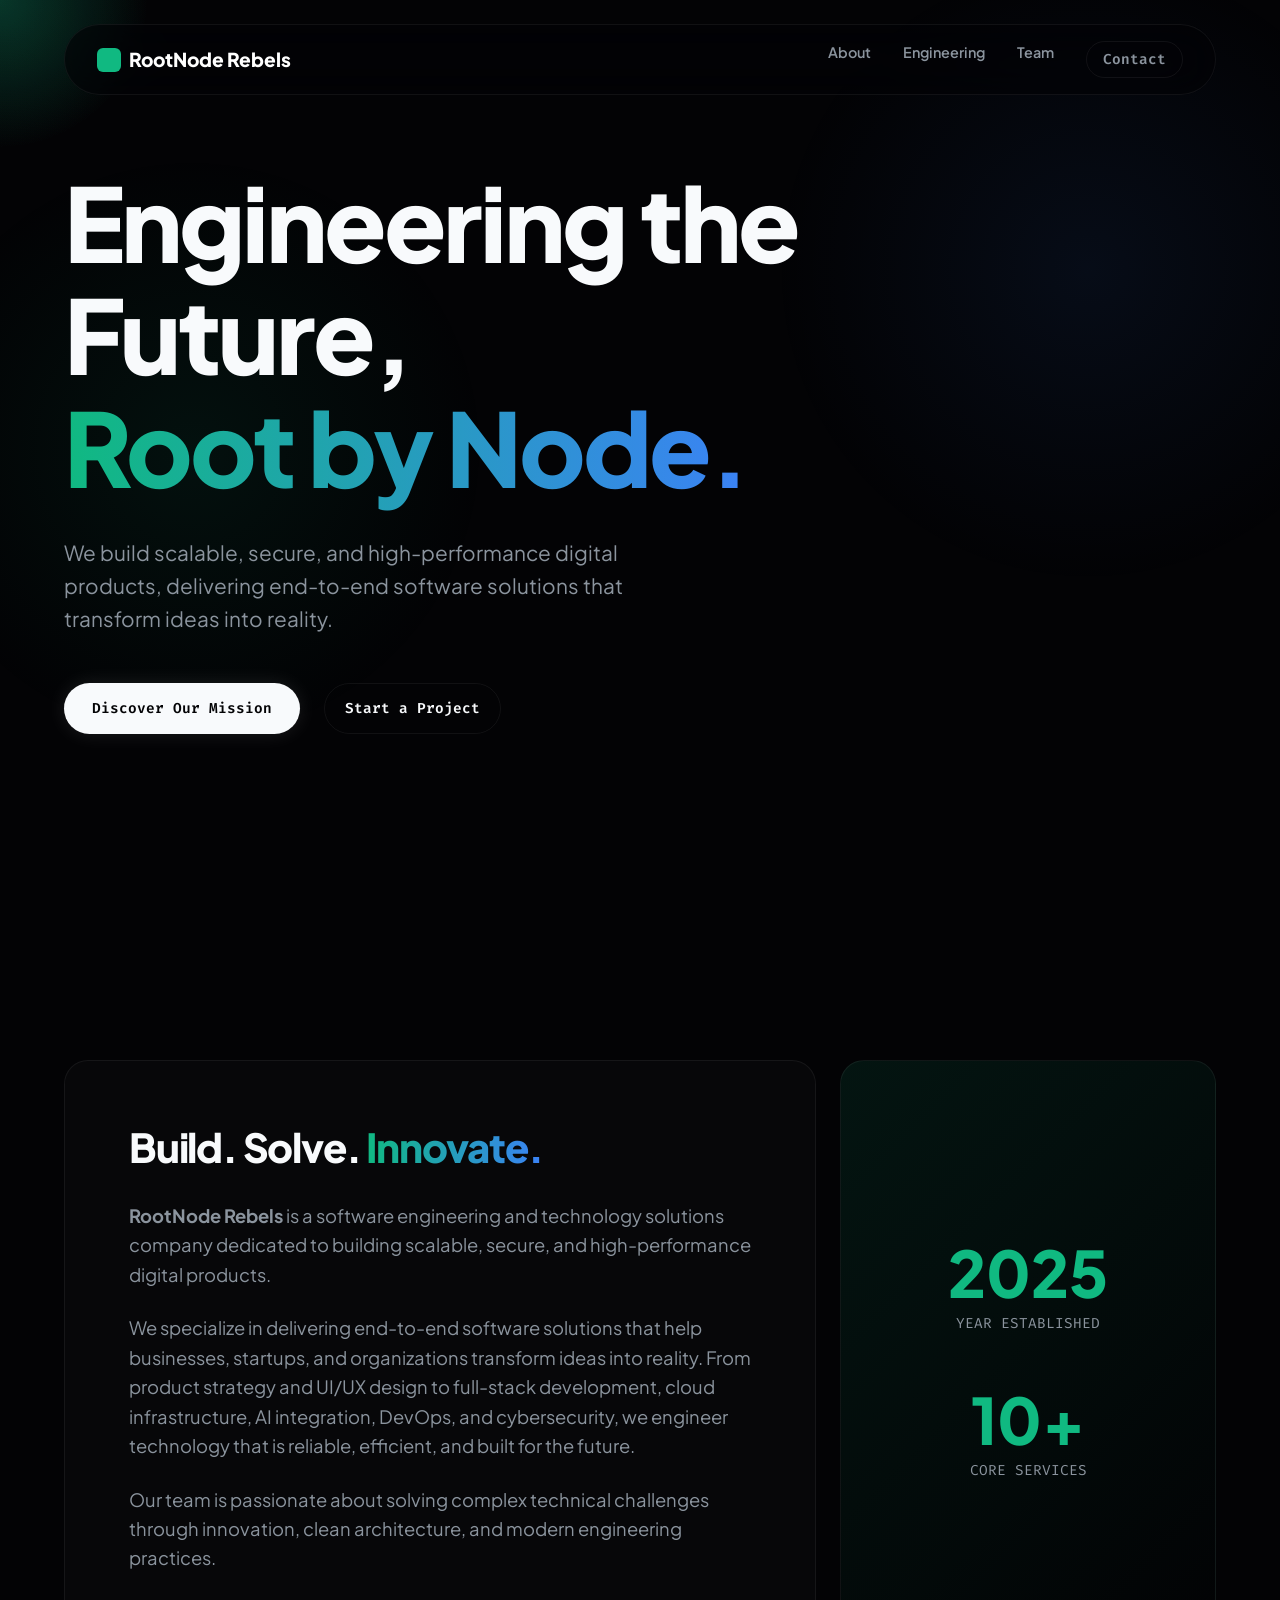
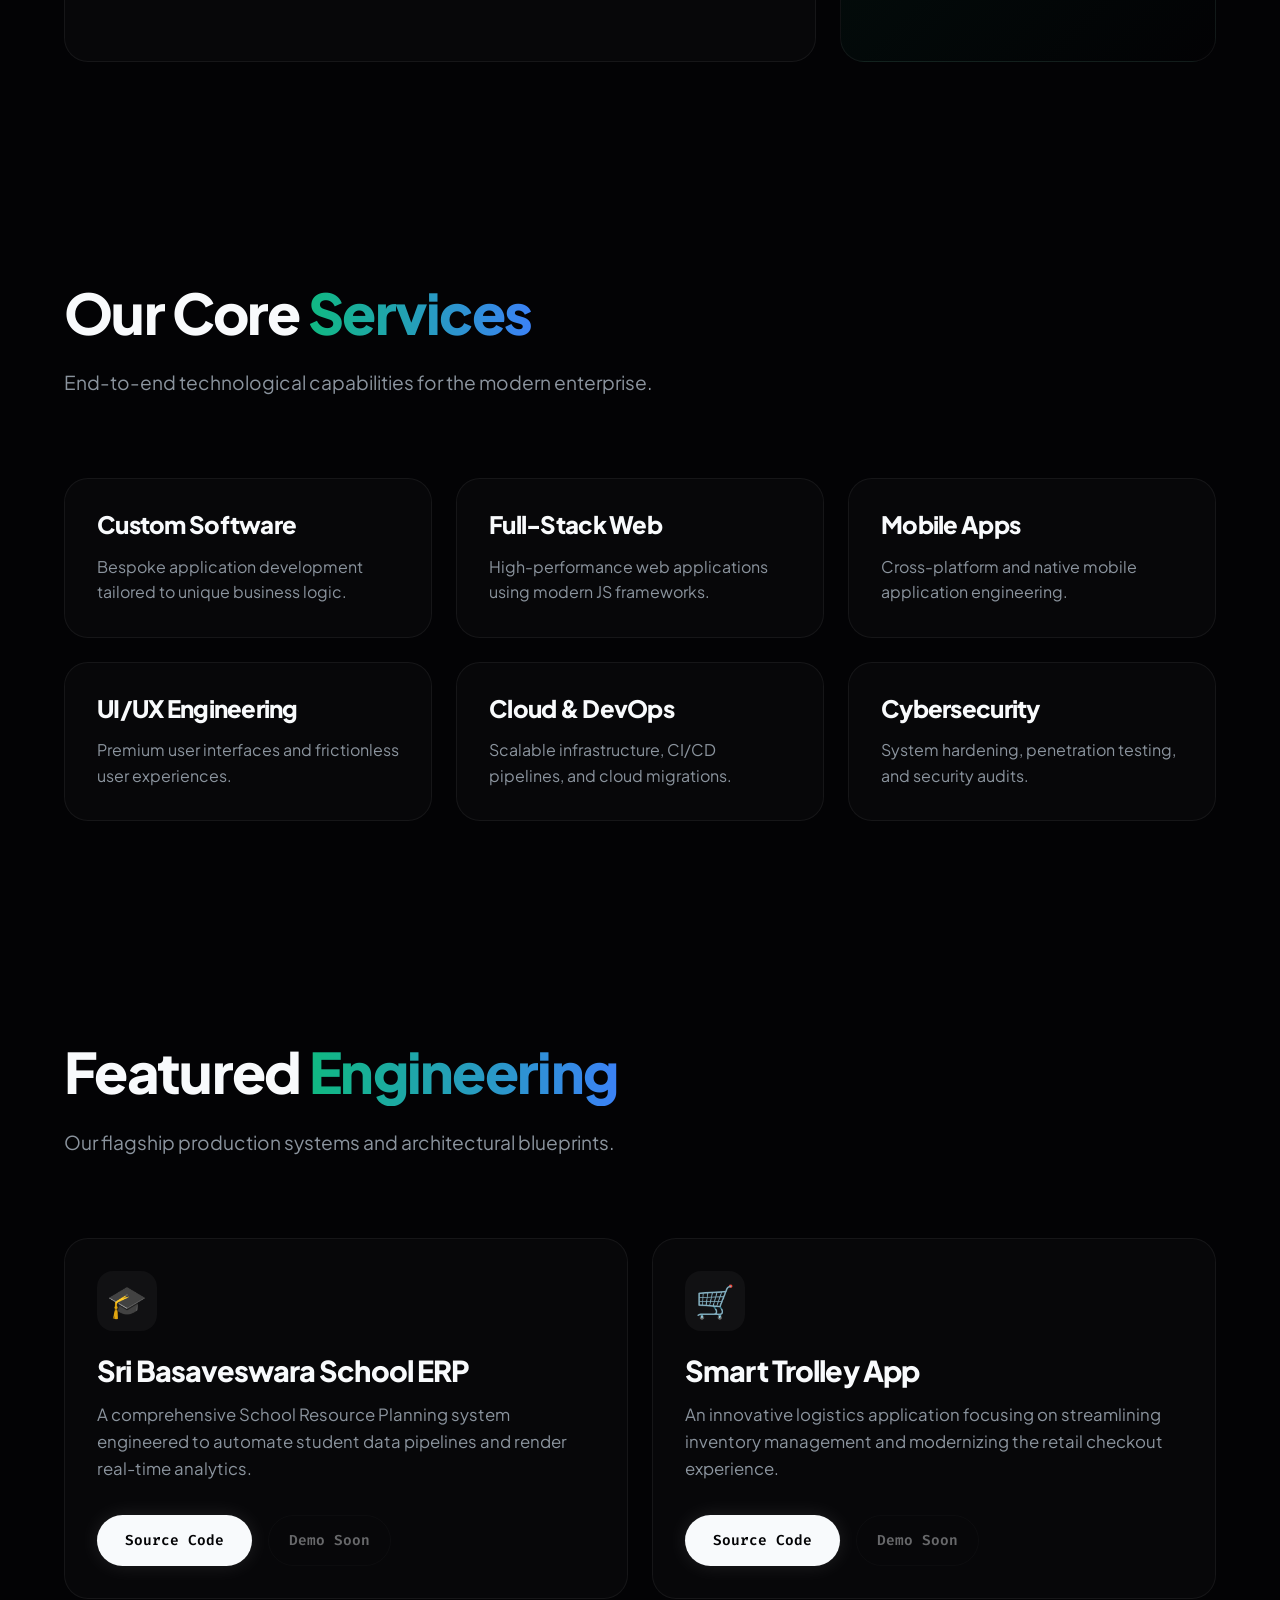
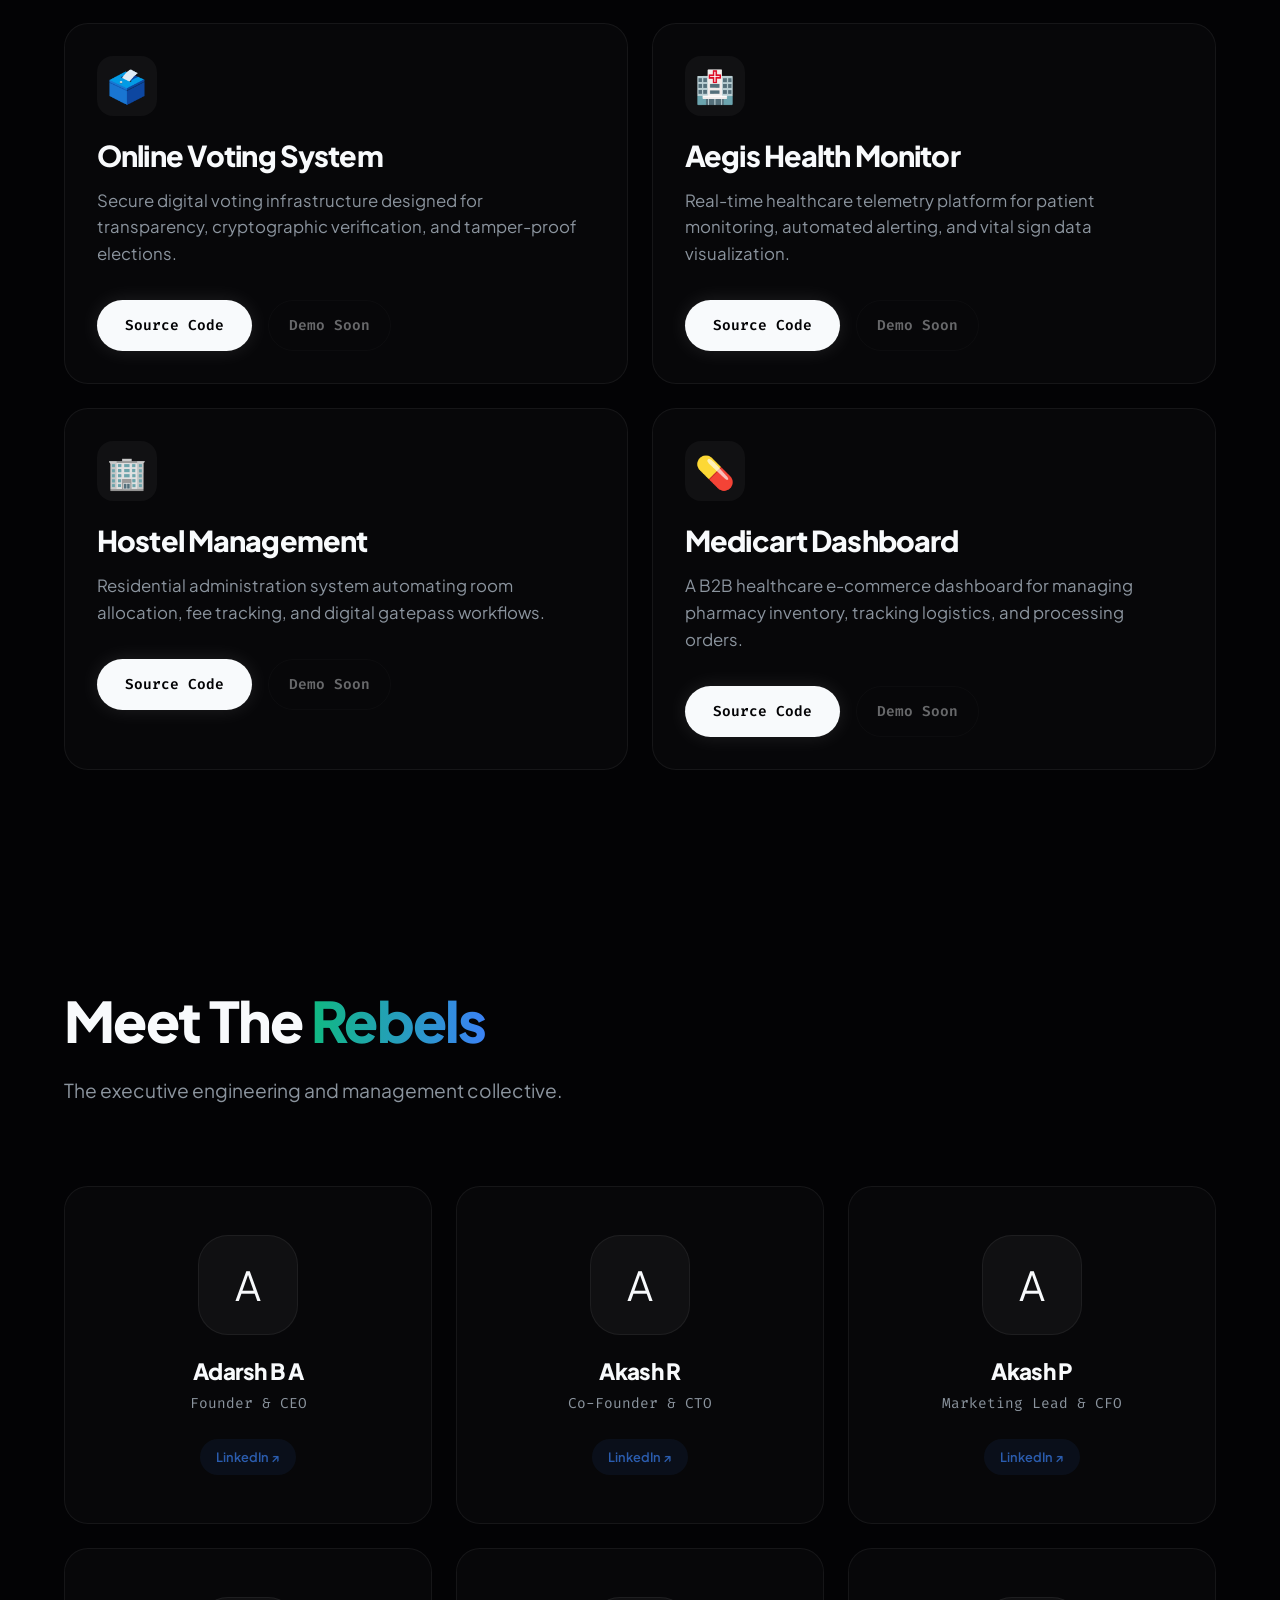
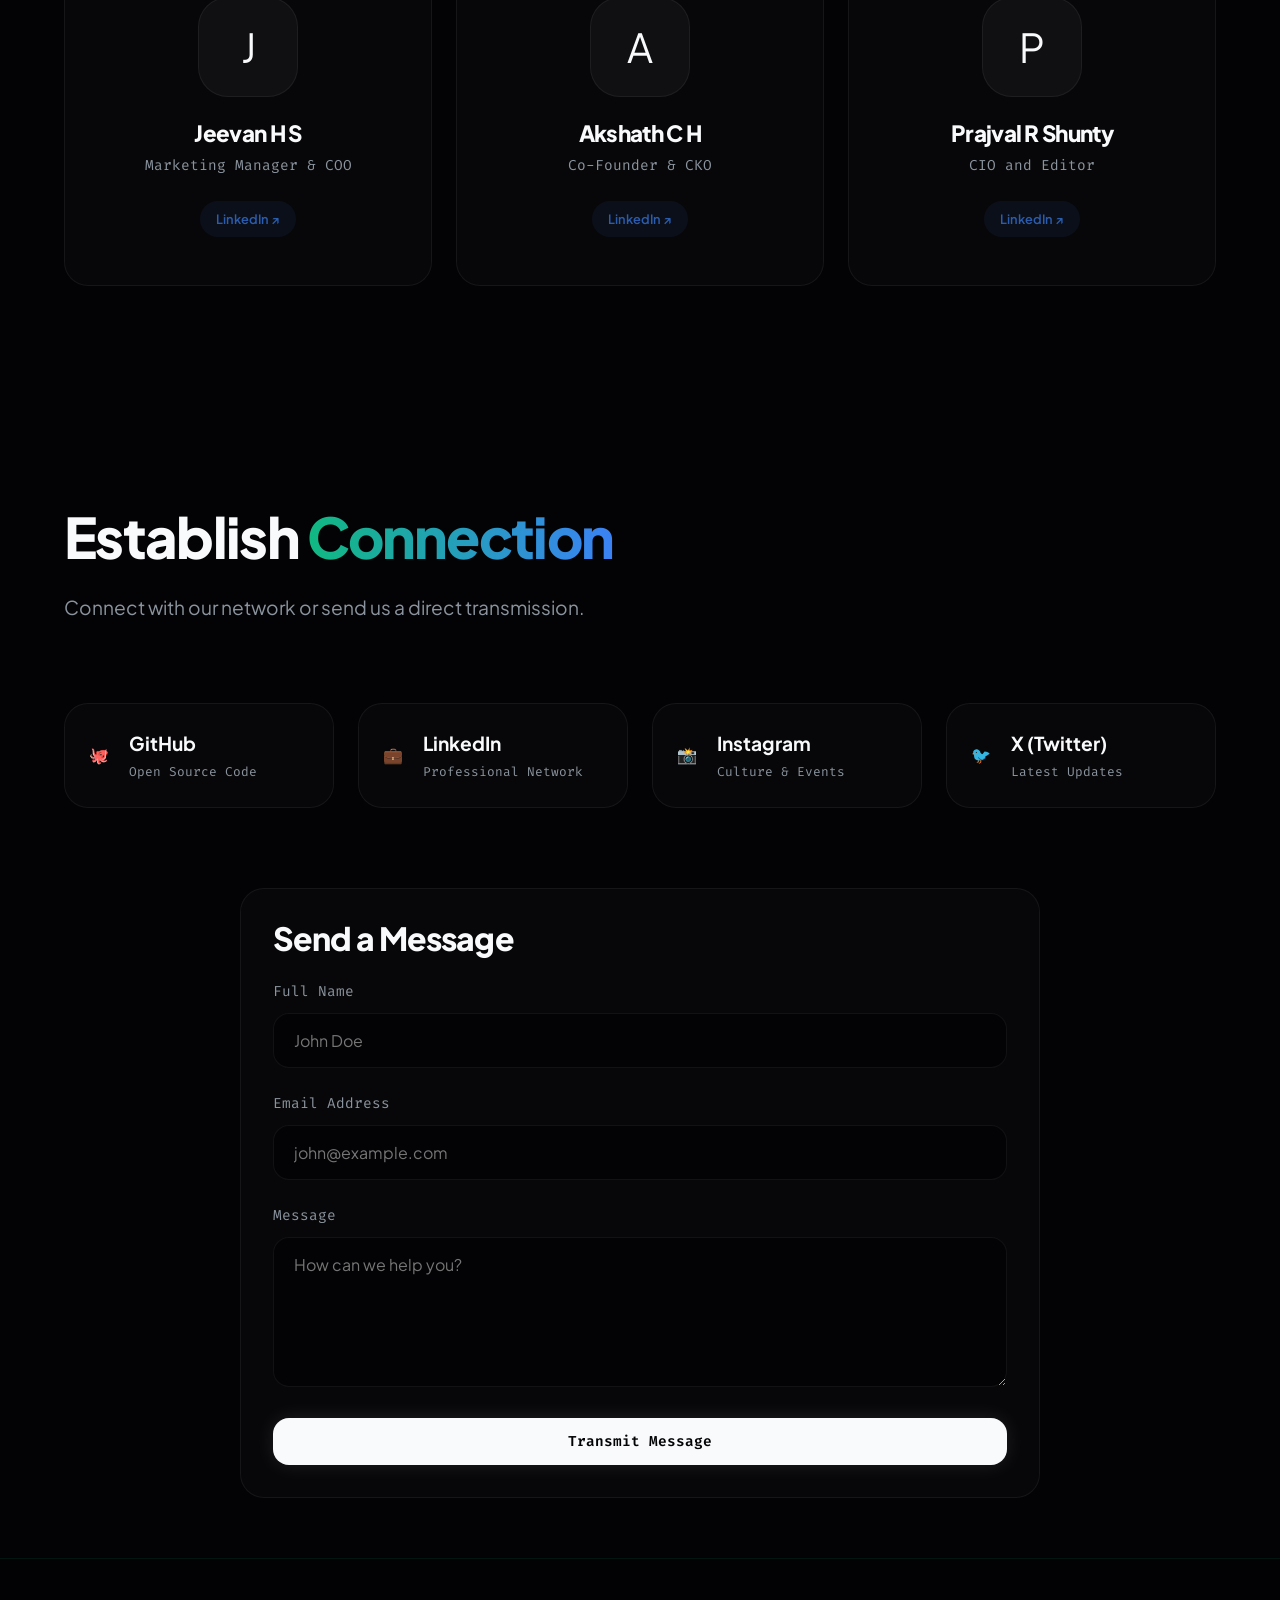
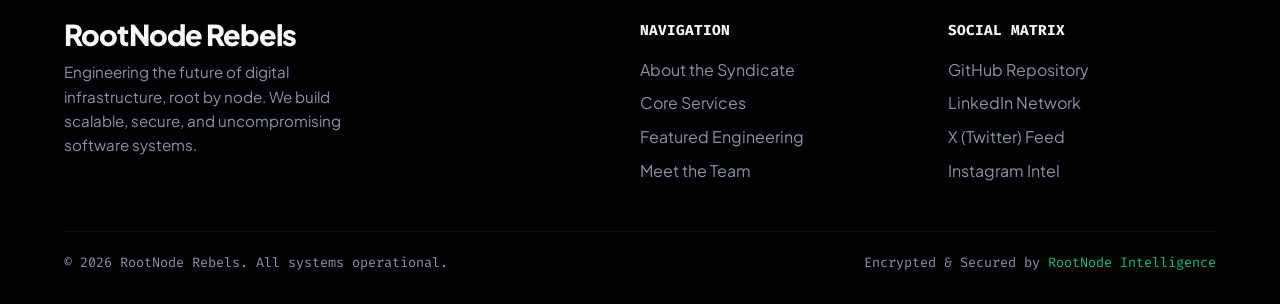
<file: index.html>
<!DOCTYPE html>
<html lang="en">
<head>
    <meta charset="UTF-8">
    <meta name="viewport" content="width=device-width, initial-scale=1.0">
    <title>RootNode Rebels | Engineering Scalable Systems</title>
    <meta name="description" content="RootNode Rebels is an elite collective of software engineers building high-performance architectures, scalable ERP systems, and modern web applications.">
    <meta name="keywords" content="Software Engineering, Full-Stack Development, Next.js, React, Node.js, ERP Systems, Web Development, Adarsh B A, Cyber Security, Tech Agency">
    <meta name="author" content="Adarsh B A">
    
    <!-- Open Graph / LinkedIn / Facebook -->
    <meta property="og:type" content="website">
    <meta property="og:url" content="https://rootnode-rebels.github.io/">
    <meta property="og:title" content="RootNode Rebels | Engineering Scalable Systems">
    <meta property="og:description" content="We build scalable, secure, and high-performance digital products, delivering end-to-end software solutions that transform ideas into reality.">
    <!-- Replace this with an actual image URL later -->
    <title>RootNode Rebels | Engineering the Future</title>
    
    <!-- Advanced SEO & Open Graph Tags -->
    <meta name="description" content="RootNode Rebels is an elite software engineering syndicate specializing in Full-Stack Development, Cyber-Security, and AI Integration.">
    <meta property="og:title" content="RootNode Rebels | Elite Software Engineering">
    <meta property="og:description" content="Building highly scalable, secure, and performant digital infrastructures. Root by Node.">
    <meta property="og:image" content="https://rootnode-rebels.cc.cd/assets/og-image.jpg">
    <meta property="og:url" content="https://rootnode-rebels.cc.cd/">
    <meta name="theme-color" content="#030305">

    <!-- Fonts -->
    <link rel="preconnect" href="https://fonts.googleapis.com">
    <link rel="preconnect" href="https://fonts.gstatic.com" crossorigin>
    <link href="https://fonts.googleapis.com/css2?family=Fira+Code:wght@400;500&family=Plus+Jakarta+Sans:wght@300;400;600;800&display=swap" rel="stylesheet">
    <link rel="stylesheet" href="style.css">
</head>
<body>
    <!-- Advanced Holographic Mouse Tracker -->
    <div id="glow-orb"></div>

    <!-- Dynamic Background Architecture -->
    <div class="noise-overlay"></div>
    <div class="mesh-gradient"></div>
    <div class="glow-orb" id="glow-orb"></div>

    <!-- Navigation -->
    <nav class="navbar glass">
        <a href="/" class="logo"><div class="logo-icon"></div> RootNode Rebels</a>
        <div class="nav-links">
            <a href="#about">About</a>
            <a href="#projects">Engineering</a>
            <a href="#team">Team</a>
            <a href="#contact" class="btn btn-outline" style="padding: 6px 16px; border-radius: 100px;">Contact</a>
        </div>
    </nav>

    <!-- Hero Section -->
    <header class="hero">
        <div class="hero-content fade-in-up">
            <h1 class="hero-title">Engineering the Future, <br><span class="highlight">Root by Node.</span></h1>
            <p class="hero-desc">We build scalable, secure, and high-performance digital products, delivering end-to-end software solutions that transform ideas into reality.</p>
            <div class="hero-buttons">
                <a href="#about" class="btn btn-primary">Discover Our Mission</a>
                <a href="#contact" class="btn btn-outline">Start a Project</a>
            </div>
        </div>
    </header>

    <!-- About Section -->
    <section id="about" class="section">
        <div class="about-bento fade-in-up">
            <div class="bento-card about-main">
                <h2>Build. Solve. <span class="highlight">Innovate.</span></h2>
                <p><strong>RootNode Rebels</strong> is a software engineering and technology solutions company dedicated to building scalable, secure, and high-performance digital products.</p>
                <p>We specialize in delivering end-to-end software solutions that help businesses, startups, and organizations transform ideas into reality. From product strategy and UI/UX design to full-stack development, cloud infrastructure, AI integration, DevOps, and cybersecurity, we engineer technology that is reliable, efficient, and built for the future.</p>
                <p>Our team is passionate about solving complex technical challenges through innovation, clean architecture, and modern engineering practices.</p>
            </div>
            <div class="bento-card about-stats">
                <div class="stat-number">2025</div>
                <div class="stat-label">YEAR ESTABLISHED</div>
                <br><br>
                <div class="stat-number">10+</div>
                <div class="stat-label">CORE SERVICES</div>
            </div>
        </div>
    </section>

    <!-- Services Section -->
    <section id="services" class="section pt-0">
        <div class="section-header fade-in-up">
            <h2>Our Core <span class="highlight">Services</span></h2>
            <p>End-to-end technological capabilities for the modern enterprise.</p>
        </div>
        <div class="services-bento fade-in-up">
            <div class="bento-card service-item"><h3>Custom Software</h3><p>Bespoke application development tailored to unique business logic.</p></div>
            <div class="bento-card service-item"><h3>Full-Stack Web</h3><p>High-performance web applications using modern JS frameworks.</p></div>
            <div class="bento-card service-item"><h3>Mobile Apps</h3><p>Cross-platform and native mobile application engineering.</p></div>
            <div class="bento-card service-item"><h3>UI/UX Engineering</h3><p>Premium user interfaces and frictionless user experiences.</p></div>
            <div class="bento-card service-item"><h3>Cloud & DevOps</h3><p>Scalable infrastructure, CI/CD pipelines, and cloud migrations.</p></div>
            <div class="bento-card service-item"><h3>Cybersecurity</h3><p>System hardening, penetration testing, and security audits.</p></div>
        </div>
    </section>

    <!-- Projects Section -->
    <section id="projects" class="section">
        <div class="section-header fade-in-up">
            <h2>Featured <span class="highlight">Engineering</span></h2>
            <p>Our flagship production systems and architectural blueprints.</p>
        </div>
        <div class="projects-bento">
            <!-- Project 1 -->
            <div class="bento-card project-card fade-in-up">
                <div class="project-header">
                    <div class="project-icon">🎓</div>
                </div>
                <h3>Sri Basaveswara School ERP</h3>
                <p>A comprehensive School Resource Planning system engineered to automate student data pipelines and render real-time analytics.</p>
                <div class="project-actions">
                    <a href="https://github.com/RootNode-Rebels/sribasaveswaraschool" target="_blank" class="btn btn-primary">Source Code</a>
                    <button class="btn btn-outline" disabled>Demo Soon</button>
                </div>
            </div>

            <!-- Project 2 -->
            <div class="bento-card project-card fade-in-up" style="transition-delay: 50ms;">
                <div class="project-header">
                    <div class="project-icon">🛒</div>
                </div>
                <h3>Smart Trolley App</h3>
                <p>An innovative logistics application focusing on streamlining inventory management and modernizing the retail checkout experience.</p>
                <div class="project-actions">
                    <a href="https://github.com/RootNode-Rebels/smarttrolleyapp" target="_blank" class="btn btn-primary">Source Code</a>
                    <button class="btn btn-outline" disabled>Demo Soon</button>
                </div>
            </div>

            <!-- Project 3 -->
            <div class="bento-card project-card fade-in-up" style="transition-delay: 100ms;">
                <div class="project-header">
                    <div class="project-icon">🗳️</div>
                </div>
                <h3>Online Voting System</h3>
                <p>Secure digital voting infrastructure designed for transparency, cryptographic verification, and tamper-proof elections.</p>
                <div class="project-actions">
                    <a href="https://github.com/RootNode-Rebels/onlinevotingsystem" target="_blank" class="btn btn-primary">Source Code</a>
                    <button class="btn btn-outline" disabled>Demo Soon</button>
                </div>
            </div>

            <!-- Project 4 -->
            <div class="bento-card project-card fade-in-up" style="transition-delay: 150ms;">
                <div class="project-header">
                    <div class="project-icon">🏥</div>
                </div>
                <h3>Aegis Health Monitor</h3>
                <p>Real-time healthcare telemetry platform for patient monitoring, automated alerting, and vital sign data visualization.</p>
                <div class="project-actions">
                    <a href="https://github.com/RootNode-Rebels/Aegis-Health-Monitor" target="_blank" class="btn btn-primary">Source Code</a>
                    <button class="btn btn-outline" disabled>Demo Soon</button>
                </div>
            </div>

            <!-- Project 5 -->
            <div class="bento-card project-card fade-in-up" style="transition-delay: 200ms;">
                <div class="project-header">
                    <div class="project-icon">🏢</div>
                </div>
                <h3>Hostel Management</h3>
                <p>Residential administration system automating room allocation, fee tracking, and digital gatepass workflows.</p>
                <div class="project-actions">
                    <a href="https://github.com/RootNode-Rebels/hostel-management" target="_blank" class="btn btn-primary">Source Code</a>
                    <button class="btn btn-outline" disabled>Demo Soon</button>
                </div>
            </div>

            <!-- Project 6 -->
            <div class="bento-card project-card fade-in-up" style="transition-delay: 250ms;">
                <div class="project-header">
                    <div class="project-icon">💊</div>
                </div>
                <h3>Medicart Dashboard</h3>
                <p>A B2B healthcare e-commerce dashboard for managing pharmacy inventory, tracking logistics, and processing orders.</p>
                <div class="project-actions">
                    <a href="https://github.com/RootNode-Rebels/medicart-dashboard" target="_blank" class="btn btn-primary">Source Code</a>
                    <button class="btn btn-outline" disabled>Demo Soon</button>
                </div>
            </div>
        </div>
    </section>

    <!-- Team Section -->
    <section id="team" class="section">
        <div class="section-header fade-in-up">
            <h2>Meet The <span class="highlight">Rebels</span></h2>
            <p>The executive engineering and management collective.</p>
        </div>
        <div class="team-bento fade-in-up">
            <a href="https://www.linkedin.com/in/developeradhi/" target="_blank" class="bento-card team-card">
                <div class="team-avatar">A</div>
                <h3>Adarsh B A</h3>
                <p class="role">Founder & CEO</p>
                <div class="linkedin-badge">LinkedIn ↗</div>
            </a>
            <a href="https://www.linkedin.com/in/akashr24012007/" target="_blank" class="bento-card team-card">
                <div class="team-avatar">A</div>
                <h3>Akash R</h3>
                <p class="role">Co-Founder & CTO</p>
                <div class="linkedin-badge">LinkedIn ↗</div>
            </a>
            <a href="https://www.linkedin.com/in/akash-p-46b66a386/" target="_blank" class="bento-card team-card">
                <div class="team-avatar">A</div>
                <h3>Akash P</h3>
                <p class="role">Marketing Lead & CFO</p>
                <div class="linkedin-badge">LinkedIn ↗</div>
            </a>
            <a href="https://www.linkedin.com/in/jeevan-h-s-30b756386/" target="_blank" class="bento-card team-card">
                <div class="team-avatar">J</div>
                <h3>Jeevan H S</h3>
                <p class="role">Marketing Manager & COO</p>
                <div class="linkedin-badge">LinkedIn ↗</div>
            </a>
            <a href="https://www.linkedin.com/in/akshath-ch-8a0b19384/" target="_blank" class="bento-card team-card">
                <div class="team-avatar">A</div>
                <h3>Akshath C H</h3>
                <p class="role">Co-Founder & CKO</p>
                <div class="linkedin-badge">LinkedIn ↗</div>
            </a>
            <a href="https://www.linkedin.com/in/prajval-r-shunty-139a47385/" target="_blank" class="bento-card team-card">
                <div class="team-avatar">P</div>
                <h3>Prajval R Shunty</h3>
                <p class="role">CIO and Editor</p>
                <div class="linkedin-badge">LinkedIn ↗</div>
            </a>
        </div>
    </section>

    <!-- Contact & Socials Section -->
    <section id="contact" class="section">
        <div class="section-header fade-in-up">
            <h2>Establish <span class="highlight">Connection</span></h2>
            <p>Connect with our network or send us a direct transmission.</p>
        </div>

        <div class="social-matrix fade-in-up">
            <a href="https://github.com/RootNode-Rebels/" target="_blank" class="bento-card social-card">
                <span class="social-icon">🐙</span>
                <div>
                    <h4>GitHub</h4>
                    <p>Open Source Code</p>
                </div>
            </a>
            <a href="https://linkedin.com/company/RootNode-Rebels/" target="_blank" class="bento-card social-card">
                <span class="social-icon">💼</span>
                <div>
                    <h4>LinkedIn</h4>
                    <p>Professional Network</p>
                </div>
            </a>
            <a href="https://instagram.com/rootnode_rebels/" target="_blank" class="bento-card social-card">
                <span class="social-icon">📸</span>
                <div>
                    <h4>Instagram</h4>
                    <p>Culture & Events</p>
                </div>
            </a>
            <a href="https://x.com/RootNode_Rebels/" target="_blank" class="bento-card social-card">
                <span class="social-icon">🐦</span>
                <div>
                    <h4>X (Twitter)</h4>
                    <p>Latest Updates</p>
                </div>
            </a>
        </div>

        <!-- Contact Form UI (Backend setup pending) -->
        <div class="bento-card form-container fade-in-up">
            <h3 style="margin-bottom: 24px; font-size: 2rem;">Send a Message</h3>
            <form id="contactForm">
                <div class="form-group">
                    <label>Full Name</label>
                    <input type="text" name="Name" class="form-control" placeholder="John Doe" required>
                </div>
                <div class="form-group">
                    <label>Email Address</label>
                    <input type="email" name="Email" class="form-control" placeholder="john@example.com" required>
                </div>
                <div class="form-group">
                    <label>Message</label>
                    <textarea name="Message" class="form-control" placeholder="How can we help you?" required></textarea>
                </div>
                <button type="submit" class="btn btn-primary" style="width: 100%; border-radius: 16px;">Transmit Message</button>
            </form>
        </div>
    </section>

    <!-- Footer -->
    <!-- Premium Corporate Footer -->
    <footer>
        <div class="footer-content">
            <div class="footer-brand">
                <h3 class="gradient-text" style="margin-bottom: 10px; font-weight: 800; font-size: 1.8rem;">RootNode Rebels</h3>
                <p style="color: var(--text-muted); font-size: 0.95rem; max-width: 300px;">
                    Engineering the future of digital infrastructure, root by node. We build scalable, secure, and uncompromising software systems.
                </p>
            </div>
            
            <div class="footer-links">
                <h4 style="color: var(--text-light); margin-bottom: 15px; font-family: var(--font-mono); font-size: 0.9rem;">NAVIGATION</h4>
                <a href="#about" style="color: var(--text-muted); text-decoration: none; margin-bottom: 8px; display: block; transition: 0.3s;">About the Syndicate</a>
                <a href="#services" style="color: var(--text-muted); text-decoration: none; margin-bottom: 8px; display: block; transition: 0.3s;">Core Services</a>
                <a href="#projects" style="color: var(--text-muted); text-decoration: none; margin-bottom: 8px; display: block; transition: 0.3s;">Featured Engineering</a>
                <a href="#team" style="color: var(--text-muted); text-decoration: none; margin-bottom: 8px; display: block; transition: 0.3s;">Meet the Team</a>
            </div>

            <div class="footer-links">
                <h4 style="color: var(--text-light); margin-bottom: 15px; font-family: var(--font-mono); font-size: 0.9rem;">SOCIAL MATRIX</h4>
                <a href="https://github.com/RootNode-Rebels" target="_blank" style="color: var(--text-muted); text-decoration: none; margin-bottom: 8px; display: block; transition: 0.3s;">GitHub Repository</a>
                <a href="#" target="_blank" style="color: var(--text-muted); text-decoration: none; margin-bottom: 8px; display: block; transition: 0.3s;">LinkedIn Network</a>
                <a href="#" target="_blank" style="color: var(--text-muted); text-decoration: none; margin-bottom: 8px; display: block; transition: 0.3s;">X (Twitter) Feed</a>
                <a href="#" target="_blank" style="color: var(--text-muted); text-decoration: none; margin-bottom: 8px; display: block; transition: 0.3s;">Instagram Intel</a>
            </div>
        </div>
        
        <div style="border-top: 1px solid rgba(255, 255, 255, 0.05); margin-top: 40px; padding-top: 20px; display: flex; justify-content: space-between; align-items: center; flex-wrap: wrap; gap: 20px;">
            <p style="color: var(--text-muted); font-size: 0.85rem; font-family: var(--font-mono);">
                &copy; 2026 RootNode Rebels. All systems operational.
            </p>
            <p style="color: var(--text-muted); font-size: 0.85rem; font-family: var(--font-mono);">
                Encrypted & Secured by <span style="color: var(--accent-emerald);">RootNode Intelligence</span>
            </p>
        </div>
    </footer>

    <!-- Scripts -->
    <script src="script.js"></script>
</body>
</html>
</file>
<file: style.css>
/* style.css - RootNode Rebels Ultra-Advanced Design System */
:root {
    --bg-dark: #030305;
    --surface-1: rgba(255, 255, 255, 0.02);
    --surface-2: rgba(255, 255, 255, 0.04);
    --border-color: rgba(255, 255, 255, 0.06);
    --text-main: #f8fafc;
    --text-muted: #8b949e;
    --accent-emerald: #10B981;
    --accent-blue: #3B82F6;
    --accent-glow: rgba(16, 185, 129, 0.4);
    --font-heading: 'Plus Jakarta Sans', sans-serif;
    --font-mono: 'Fira Code', monospace;
    --bento-radius: 24px;
}

/* Global Setup & Custom Scrollbar */
::-webkit-scrollbar {
    width: 10px;
}
::-webkit-scrollbar-track {
    background: var(--bg-dark);
}
::-webkit-scrollbar-thumb {
    background: rgba(16, 185, 129, 0.2);
    border-radius: 5px;
}
::-webkit-scrollbar-thumb:hover {
    background: rgba(16, 185, 129, 0.5);
}

* { margin: 0; padding: 0; box-sizing: border-box; }

body {
    background-color: var(--bg-dark);
    color: var(--text-main);
    font-family: var(--font-heading);
    overflow-x: hidden;
    line-height: 1.6;
    -webkit-font-smoothing: antialiased;
    position: relative;
    cursor: crosshair;
}

/* Holographic Mouse Tracker Orb */
#glow-orb {
    position: fixed;
    width: 300px;
    height: 300px;
    background: radial-gradient(circle, rgba(16, 185, 129, 0.15) 0%, rgba(3, 3, 5, 0) 70%);
    border-radius: 50%;
    pointer-events: none;
    transform: translate(-50%, -50%);
    z-index: 1;
    transition: opacity 0.3s ease;
    mix-blend-mode: screen;
}

/* Background Architecture */
.noise-overlay {
    position: fixed; top: 0; left: 0; width: 100vw; height: 100vh;
    background: url('https://grainy-gradients.vercel.app/noise.svg');
    opacity: 0.04; z-index: 100; pointer-events: none;
}

.mesh-gradient {
    position: fixed; top: 0; left: 0; width: 100vw; height: 100vh;
    background: 
        radial-gradient(circle at 15% 50%, rgba(16, 185, 129, 0.08), transparent 25%),
        radial-gradient(circle at 85% 30%, rgba(59, 130, 246, 0.08), transparent 25%);
    z-index: -1; pointer-events: none;
}

/* Glassmorphism & Bento Box Utilities */
.glass {
    background: var(--surface-1);
    border: 1px solid var(--border-color);
    backdrop-filter: blur(20px);
    -webkit-backdrop-filter: blur(20px);
}

.bento-card {
    background: var(--surface-1);
    border: 1px solid var(--border-color);
    border-radius: var(--bento-radius);
    padding: 32px;
    position: relative;
    overflow: hidden;
    transition: all 0.4s cubic-bezier(0.4, 0, 0.2, 1);
}

.bento-card::before {
    content: '';
    position: absolute;
    top: 0; left: 0; right: 0; bottom: 0;
    border-radius: var(--bento-radius);
    padding: 2px;
    background: linear-gradient(135deg, var(--accent-emerald) 0%, transparent 50%, var(--accent-blue) 100%);
    -webkit-mask: linear-gradient(#fff 0 0) content-box, linear-gradient(#fff 0 0);
    -webkit-mask-composite: xor;
    mask-composite: exclude;
    opacity: 0;
    transition: opacity 0.4s ease;
}

.bento-card:hover {
    transform: translateY(-5px);
    background: var(--surface-2);
    box-shadow: 0 20px 40px rgba(0,0,0,0.4);
}

.bento-card:hover::before { opacity: 1; }

/* Typography */
h1, h2, h3 { font-weight: 800; line-height: 1.1; letter-spacing: -0.03em; }
.highlight {
    background: linear-gradient(to right, var(--accent-emerald), var(--accent-blue));
    -webkit-background-clip: text;
    -webkit-text-fill-color: transparent;
}

/* Buttons */
.btn {
    display: inline-flex; align-items: center; justify-content: center;
    padding: 14px 28px; border-radius: 100px;
    font-weight: 600; text-decoration: none;
    transition: all 0.3s ease; font-family: var(--font-mono); font-size: 0.9rem;
    cursor: pointer; border: none;
}

.btn-primary {
    background: var(--text-main); color: var(--bg-dark);
    box-shadow: 0 0 20px rgba(255,255,255,0.1);
}

.btn-primary:hover {
    transform: scale(1.05);
    box-shadow: 0 0 30px rgba(255,255,255,0.2);
}

.btn-outline {
    background: transparent; border: 1px solid var(--border-color);
    color: var(--text-main); padding: 10px 20px;
}

.btn-outline:hover:not(:disabled) {
    border-color: var(--text-main); background: var(--surface-2);
}

.btn-outline:disabled { opacity: 0.4; cursor: not-allowed; }

/* Navigation */
.navbar {
    position: fixed; top: 24px; left: 50%; transform: translateX(-50%);
    width: 90%; max-width: 1200px;
    display: flex; justify-content: space-between; align-items: center;
    padding: 16px 32px; border-radius: 100px; z-index: 50;
    border: 1px solid var(--border-color);
    background: rgba(3, 3, 5, 0.6); backdrop-filter: blur(20px);
}
.logo { font-weight: 800; font-size: 1.2rem; letter-spacing: 0px; display: flex; align-items: center; gap: 8px; text-decoration: none; color: white;}
.logo-icon { width: 24px; height: 24px; background: var(--accent-emerald); border-radius: 6px; }
.nav-links { display: flex; gap: 32px; }
.nav-links a { color: var(--text-muted); text-decoration: none; font-size: 0.9rem; font-weight: 600; transition: color 0.3s ease; }
.nav-links a:hover { color: var(--text-main); }

/* Layout & Typography */
.section { padding: 160px 5% 60px; max-width: 1400px; margin: 0 auto; }
.section-header { margin-bottom: 80px; max-width: 700px; }
.section-header h2 { font-size: 3.5rem; margin-bottom: 24px; }
.section-header p { color: var(--text-muted); font-size: 1.2rem; }

/* Hero Section */
.hero { height: 100vh; display: flex; align-items: center; padding: 0 5%; max-width: 1400px; margin: 0 auto; }
.hero-content { max-width: 900px; }
.hero-title { font-size: clamp(4rem, 8vw, 6.5rem); margin-bottom: 32px; }
.hero-desc { color: var(--text-muted); font-size: 1.3rem; max-width: 600px; margin-bottom: 48px; }
.hero-buttons { display: flex; gap: 24px; }

/* About Section */
.about-bento { display: grid; grid-template-columns: 2fr 1fr; gap: 24px; }
.about-main { padding: 64px; }
.about-main h2 { font-size: 2.5rem; margin-bottom: 32px; }
.about-main p { color: var(--text-muted); font-size: 1.15rem; margin-bottom: 24px; }
.about-stats { display: flex; flex-direction: column; justify-content: center; align-items: center; text-align: center; background: linear-gradient(135deg, rgba(16,185,129,0.1), transparent); }
.stat-number { font-size: 4rem; font-weight: 800; color: var(--accent-emerald); line-height: 1; margin-bottom: 8px; }
.stat-label { font-family: var(--font-mono); font-size: 0.9rem; color: var(--text-muted); }

/* Services Grid */
.services-bento { display: grid; grid-template-columns: repeat(auto-fit, minmax(300px, 1fr)); gap: 24px; }
.service-item h3 { font-size: 1.5rem; margin-bottom: 16px; }
.service-item p { color: var(--text-muted); font-size: 1rem; }

/* Projects Grid */
.projects-bento { display: grid; grid-template-columns: repeat(auto-fit, minmax(400px, 1fr)); gap: 24px; }
.project-header { display: flex; justify-content: space-between; align-items: flex-start; margin-bottom: 24px; }
.project-icon { font-size: 2rem; background: var(--surface-2); width: 60px; height: 60px; display: flex; align-items: center; justify-content: center; border-radius: 16px; }
.project-card h3 { font-size: 1.8rem; margin-bottom: 16px; }
.project-card p { color: var(--text-muted); margin-bottom: 32px; font-size: 1.05rem; }
.project-actions { display: flex; gap: 16px; margin-top: auto; }

/* Team Section */
.team-bento { display: grid; grid-template-columns: repeat(auto-fit, minmax(280px, 1fr)); gap: 24px; }
.team-card { display: flex; flex-direction: column; align-items: center; text-align: center; text-decoration: none; color: inherit; padding: 48px 32px; }
.team-avatar { width: 100px; height: 100px; border-radius: 30px; background: var(--surface-2); display: flex; align-items: center; justify-content: center; font-size: 2.5rem; margin-bottom: 24px; border: 1px solid var(--border-color); transition: all 0.3s ease; }
.team-card:hover .team-avatar { transform: scale(1.1) rotate(5deg); border-color: var(--accent-emerald); }
.team-card h3 { font-size: 1.4rem; margin-bottom: 8px; }
.team-card p.role { font-family: var(--font-mono); color: var(--text-muted); font-size: 0.9rem; margin-bottom: 24px; }
.linkedin-badge { padding: 8px 16px; background: rgba(59, 130, 246, 0.1); color: var(--accent-blue); border-radius: 100px; font-size: 0.8rem; font-weight: 600; opacity: 0.7; transition: opacity 0.3s ease; }
.team-card:hover .linkedin-badge { opacity: 1; }

/* Forms (Contact & Feedback) */
.form-container { max-width: 800px; margin: 0 auto; }
.form-group { margin-bottom: 24px; }
.form-group label { display: block; font-family: var(--font-mono); font-size: 0.9rem; color: var(--text-muted); margin-bottom: 10px; }
.form-control { width: 100%; padding: 16px 20px; background: var(--bg-dark); border: 1px solid var(--border-color); border-radius: 16px; color: var(--text-main); font-family: var(--font-heading); font-size: 1rem; transition: all 0.3s ease; }
.form-control:focus { outline: none; border-color: var(--accent-emerald); box-shadow: 0 0 0 4px rgba(16, 185, 129, 0.1); }
textarea.form-control { resize: vertical; min-height: 150px; }

/* Socials & Footer */
.social-matrix { display: grid; grid-template-columns: repeat(auto-fit, minmax(250px, 1fr)); gap: 24px; margin-bottom: 80px; }
.social-card { display: flex; align-items: center; gap: 20px; text-decoration: none; color: inherit; padding: 24px; }
.social-card h4 { font-size: 1.2rem; margin-bottom: 4px; }
.social-card p { color: var(--text-muted); font-family: var(--font-mono); font-size: 0.8rem; }

/* Footer Architecture */
footer {
    background: rgba(3, 3, 5, 0.9);
    border-top: 1px solid rgba(16, 185, 129, 0.1);
    padding: 60px 5% 30px;
    position: relative;
    z-index: 10;
    backdrop-filter: blur(20px);
}

.footer-content {
    display: grid;
    grid-template-columns: 2fr 1fr 1fr;
    gap: 40px;
    max-width: 1200px;
    margin: 0 auto;
}

@media (max-width: 768px) {
    .footer-content {
        grid-template-columns: 1fr;
        gap: 30px;
    }
}

.footer p { color: var(--text-muted); font-family: var(--font-mono); font-size: 0.9rem; }

/* Animations */
.fade-in-up { opacity: 0; transform: translateY(40px); transition: opacity 1s cubic-bezier(0.16, 1, 0.3, 1), transform 1s cubic-bezier(0.16, 1, 0.3, 1); }
.fade-in-up.visible { opacity: 1; transform: translateY(0); }

@media (max-width: 900px) {
    .hero-title { font-size: 3.5rem; }
    .about-bento { grid-template-columns: 1fr; }
    .nav-links { display: none; }
}
</file>
